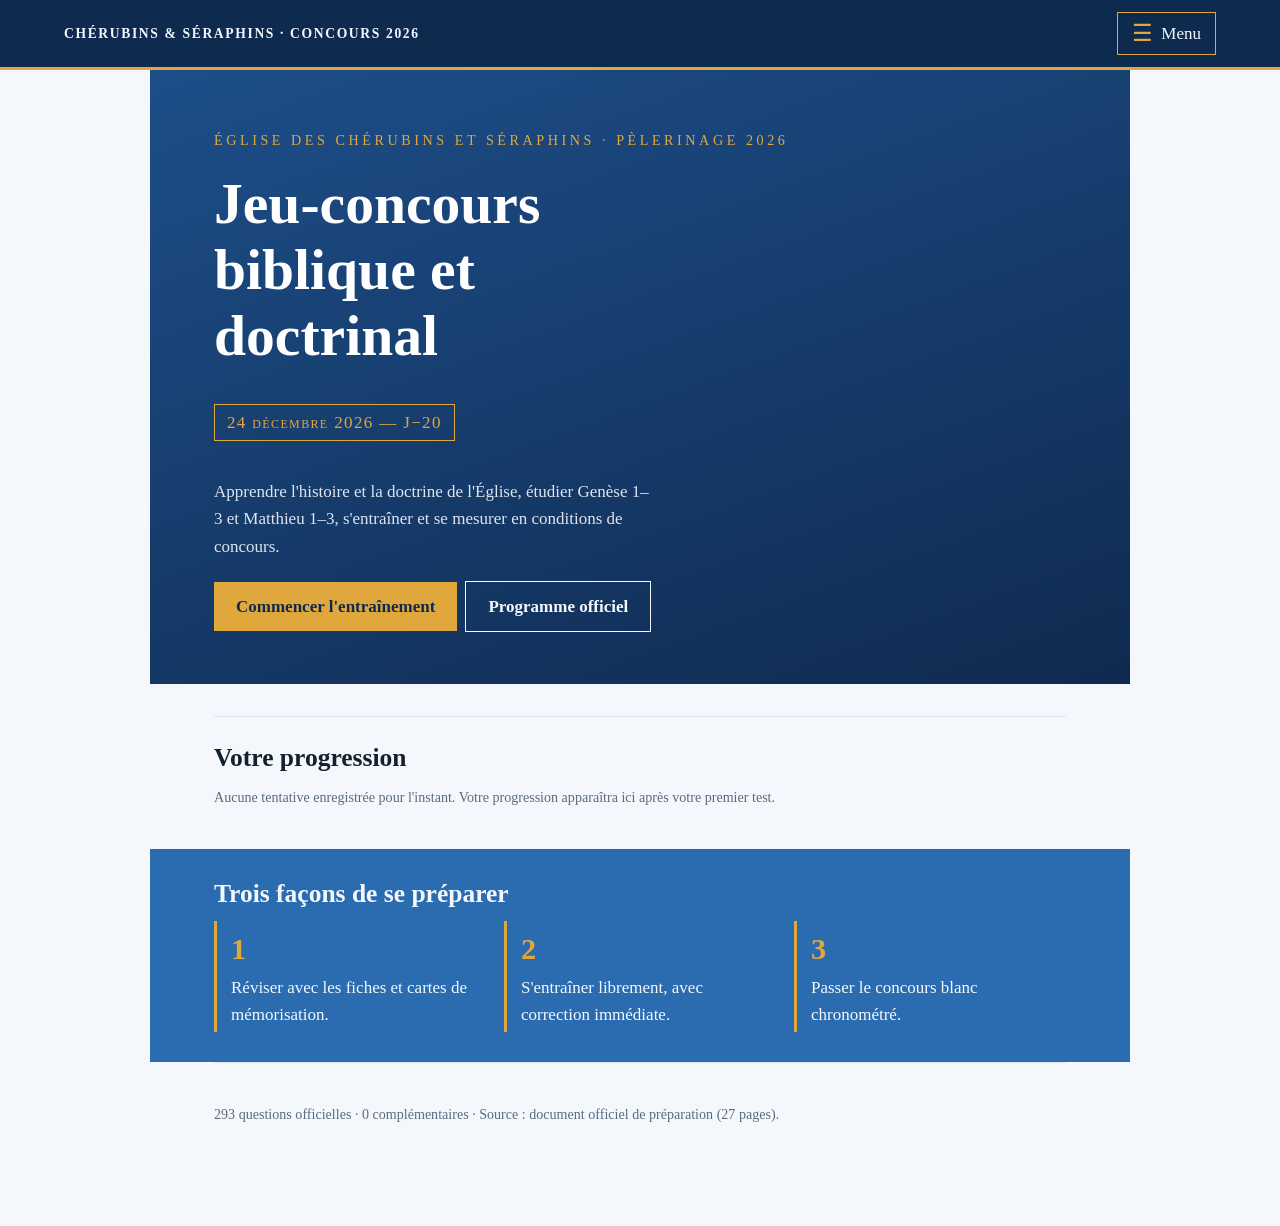
<file: cs26/index.html>
<!doctype html><html lang="fr"><head><meta charset="utf-8"><meta name="viewport" content="width=device-width,initial-scale=1">
<title>Accueil — Jeu-concours biblique et doctrinal 2026</title><link rel="stylesheet" href="css/style.css"></head>
<body data-page="accueil"><header class="top"><a class="brand" href="index.html">Chérubins &amp; Séraphins · Concours 2026</a>
<button id="menuBtn" class="burger" type="button" aria-expanded="false" aria-controls="menuPanel" aria-label="Menu"><span class="ic" aria-hidden="true">☰</span><span>Menu</span></button>
<nav id="menuPanel" aria-label="Navigation principale" hidden></nav></header>
<main><section class="pg" id="accueil" aria-label="Accueil"></section></main>
<script src="js/data.js"></script><script src="js/engine.js"></script><script src="js/app.js"></script></body></html>
</file>
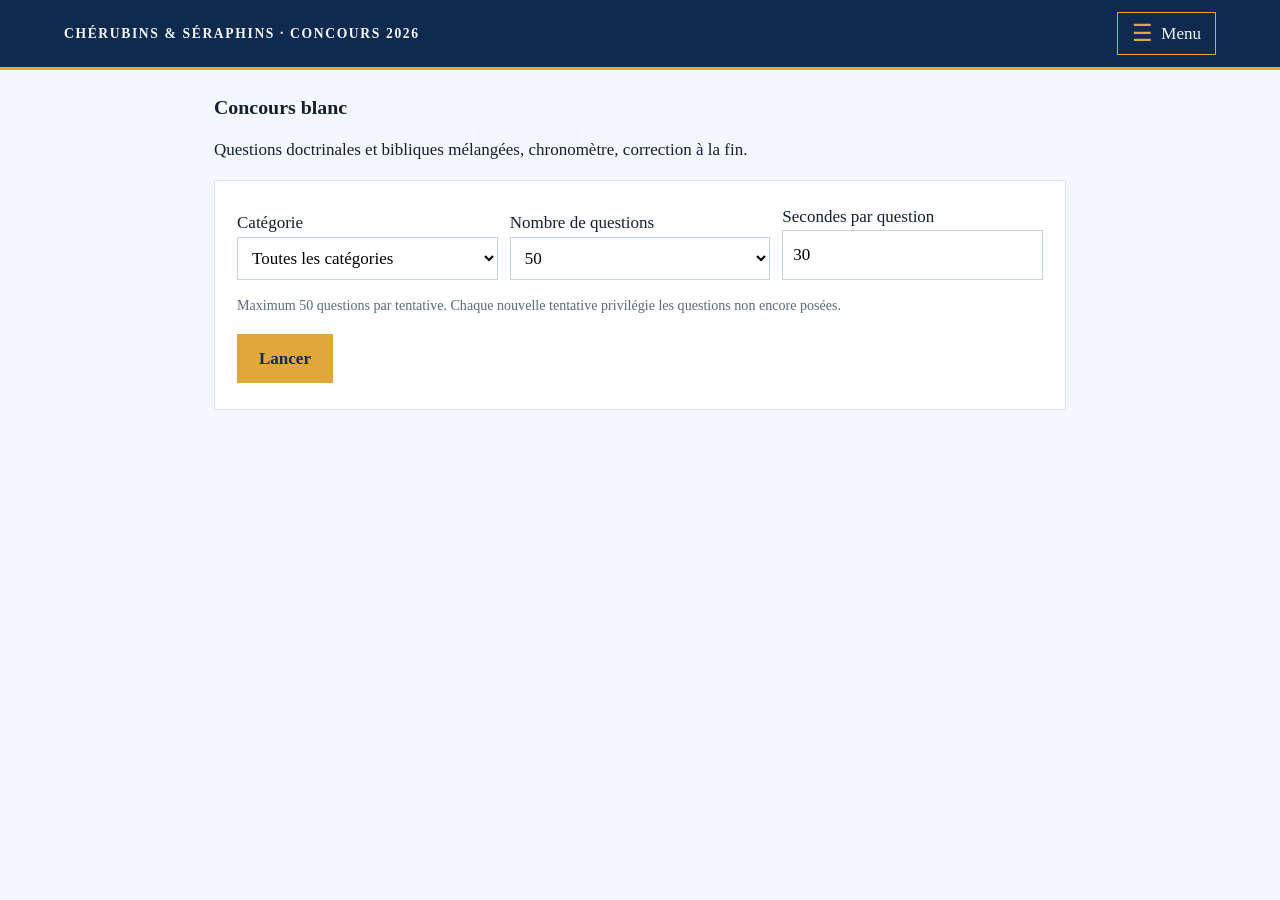
<file: cs26/concours.html>
<!doctype html><html lang="fr"><head><meta charset="utf-8"><meta name="viewport" content="width=device-width,initial-scale=1">
<title>Concours blanc — Jeu-concours biblique et doctrinal 2026</title><link rel="stylesheet" href="css/style.css"></head>
<body data-page="concours"><header class="top"><a class="brand" href="index.html">Chérubins &amp; Séraphins · Concours 2026</a>
<button id="menuBtn" class="burger" type="button" aria-expanded="false" aria-controls="menuPanel" aria-label="Menu"><span class="ic" aria-hidden="true">☰</span><span>Menu</span></button>
<nav id="menuPanel" aria-label="Navigation principale" hidden></nav></header>
<main><section class="pg" id="concours" aria-label="Concours blanc"></section></main>
<script src="js/data.js"></script><script src="js/engine.js"></script><script src="js/app.js"></script></body></html>
</file>
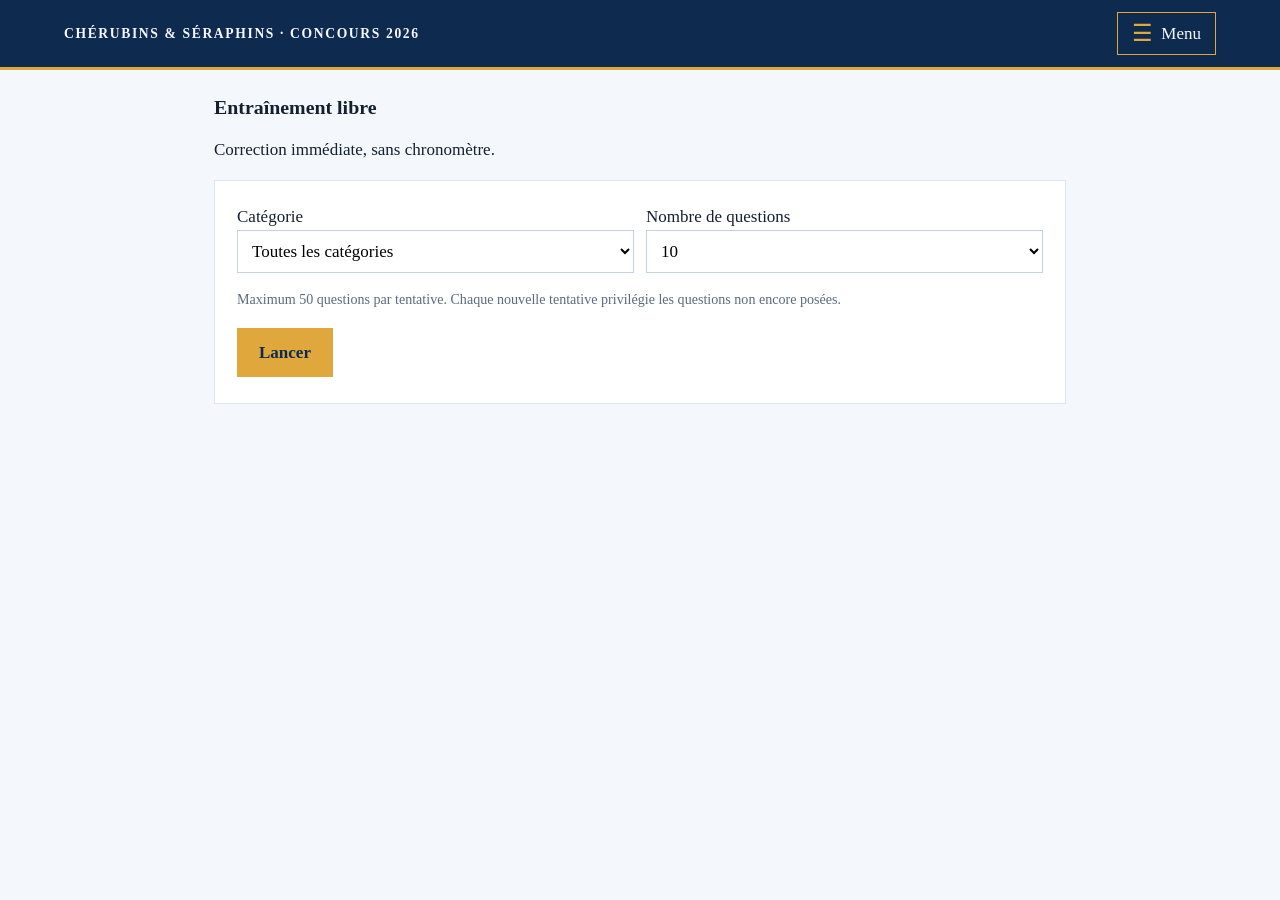
<file: cs26/entrainement.html>
<!doctype html><html lang="fr"><head><meta charset="utf-8"><meta name="viewport" content="width=device-width,initial-scale=1">
<title>Entraînement — Jeu-concours biblique et doctrinal 2026</title><link rel="stylesheet" href="css/style.css"></head>
<body data-page="entrainement"><header class="top"><a class="brand" href="index.html">Chérubins &amp; Séraphins · Concours 2026</a>
<button id="menuBtn" class="burger" type="button" aria-expanded="false" aria-controls="menuPanel" aria-label="Menu"><span class="ic" aria-hidden="true">☰</span><span>Menu</span></button>
<nav id="menuPanel" aria-label="Navigation principale" hidden></nav></header>
<main><section class="pg" id="entrainement" aria-label="Entraînement"></section></main>
<script src="js/data.js"></script><script src="js/engine.js"></script><script src="js/app.js"></script></body></html>
</file>
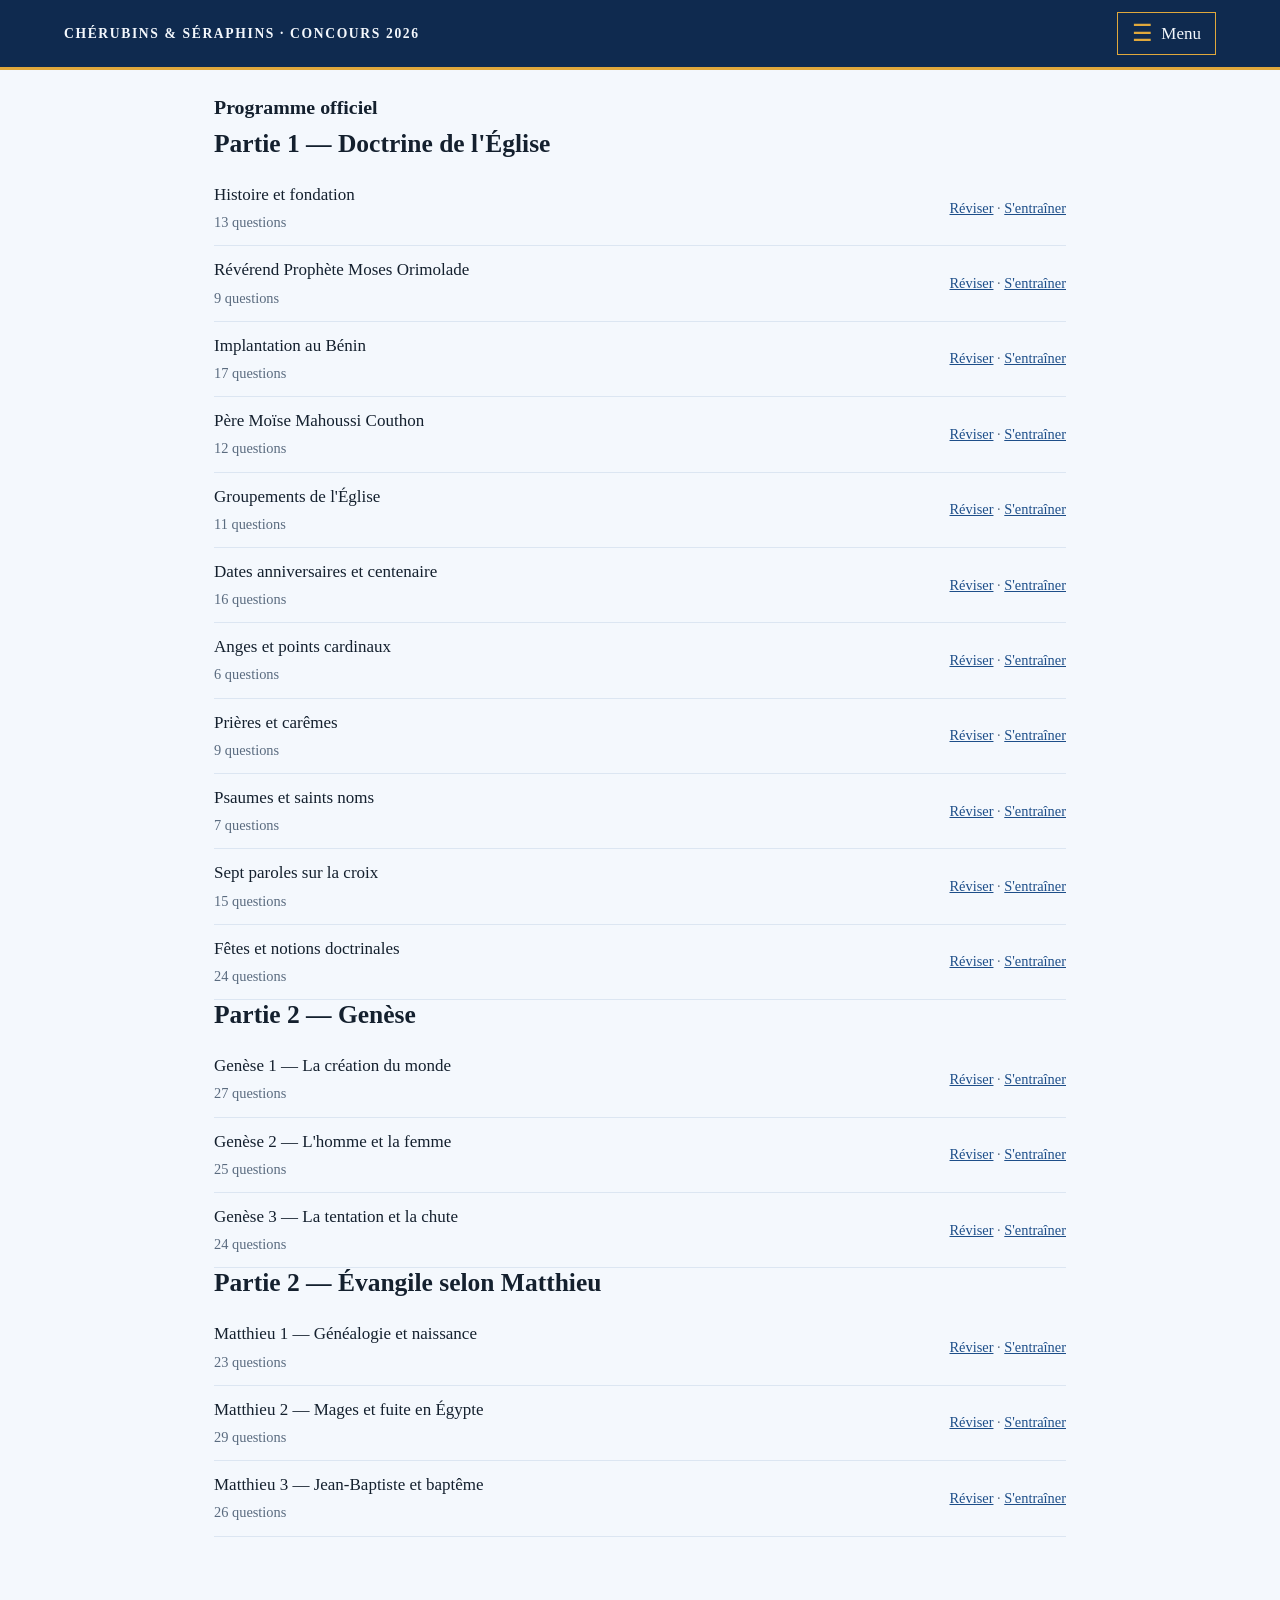
<file: cs26/programme.html>
<!doctype html><html lang="fr"><head><meta charset="utf-8"><meta name="viewport" content="width=device-width,initial-scale=1">
<title>Programme — Jeu-concours biblique et doctrinal 2026</title><link rel="stylesheet" href="css/style.css"></head>
<body data-page="programme"><header class="top"><a class="brand" href="index.html">Chérubins &amp; Séraphins · Concours 2026</a>
<button id="menuBtn" class="burger" type="button" aria-expanded="false" aria-controls="menuPanel" aria-label="Menu"><span class="ic" aria-hidden="true">☰</span><span>Menu</span></button>
<nav id="menuPanel" aria-label="Navigation principale" hidden></nav></header>
<main><section class="pg" id="programme" aria-label="Programme"></section></main>
<script src="js/data.js"></script><script src="js/engine.js"></script><script src="js/app.js"></script></body></html>
</file>
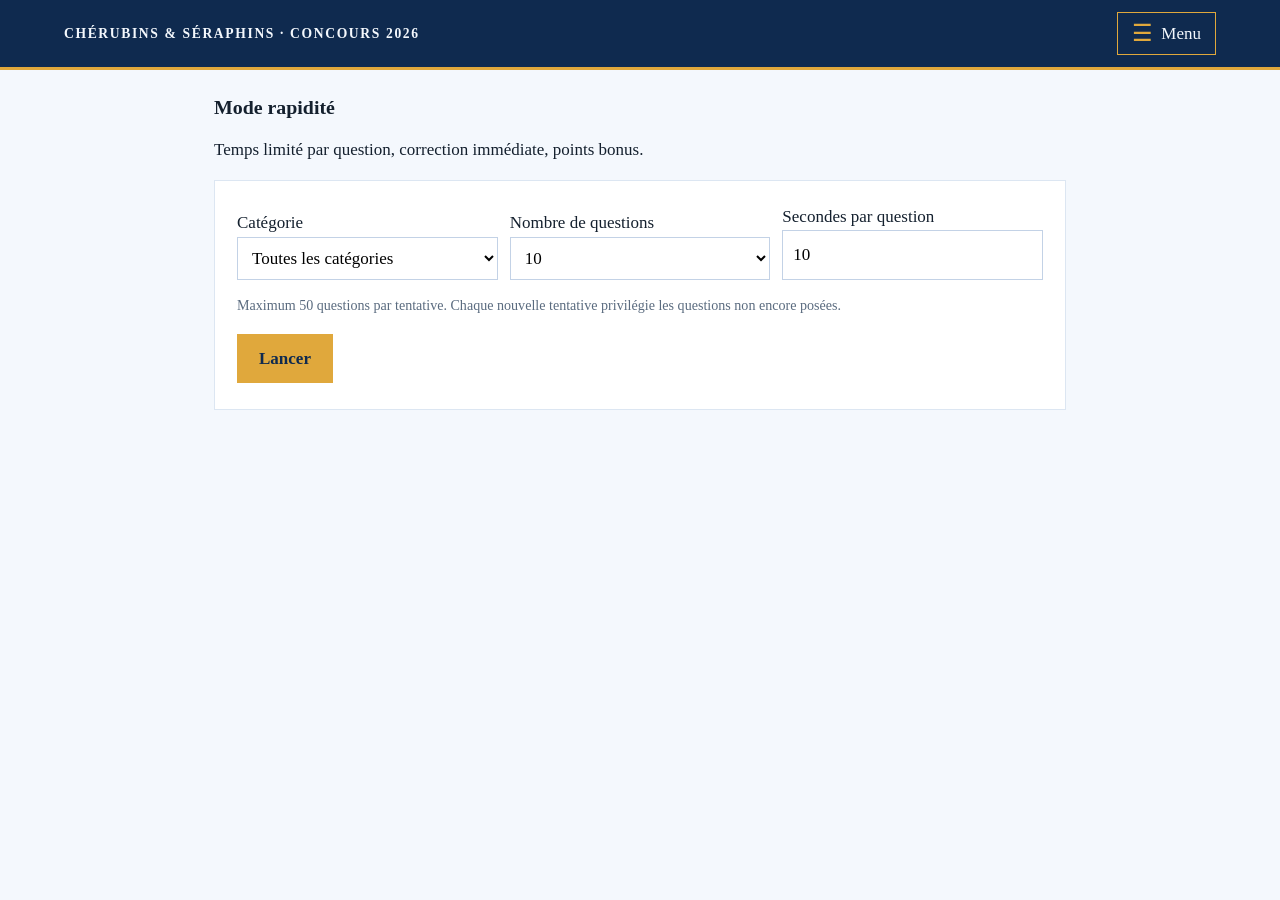
<file: cs26/rapidite.html>
<!doctype html><html lang="fr"><head><meta charset="utf-8"><meta name="viewport" content="width=device-width,initial-scale=1">
<title>Rapidité — Jeu-concours biblique et doctrinal 2026</title><link rel="stylesheet" href="css/style.css"></head>
<body data-page="rapidite"><header class="top"><a class="brand" href="index.html">Chérubins &amp; Séraphins · Concours 2026</a>
<button id="menuBtn" class="burger" type="button" aria-expanded="false" aria-controls="menuPanel" aria-label="Menu"><span class="ic" aria-hidden="true">☰</span><span>Menu</span></button>
<nav id="menuPanel" aria-label="Navigation principale" hidden></nav></header>
<main><section class="pg" id="rapidite" aria-label="Rapidité"></section></main>
<script src="js/data.js"></script><script src="js/engine.js"></script><script src="js/app.js"></script></body></html>
</file>
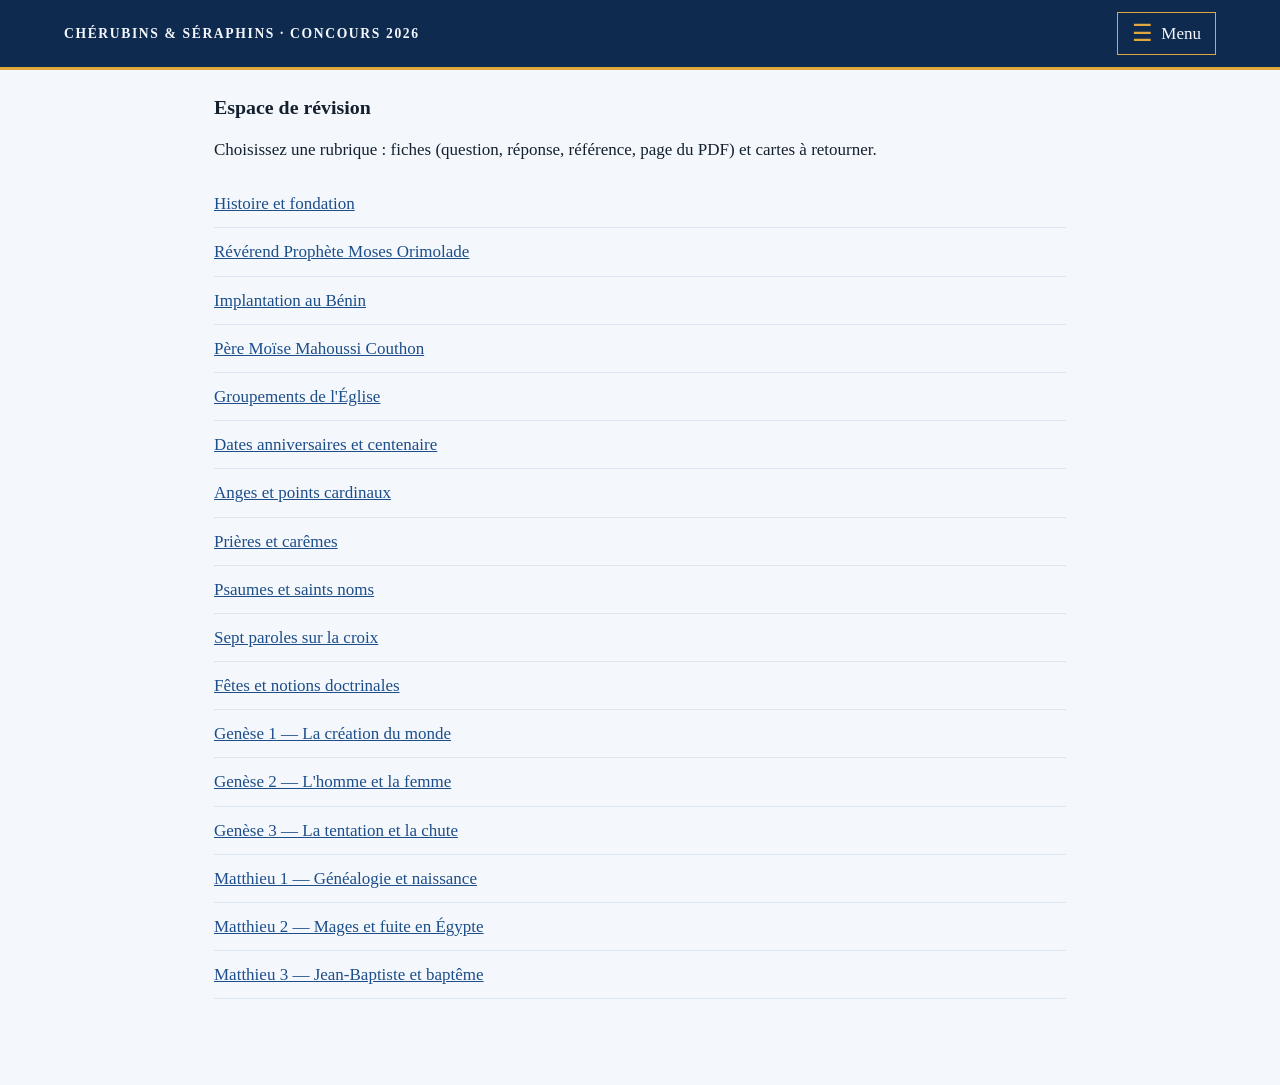
<file: cs26/revision.html>
<!doctype html><html lang="fr"><head><meta charset="utf-8"><meta name="viewport" content="width=device-width,initial-scale=1">
<title>Révision — Jeu-concours biblique et doctrinal 2026</title><link rel="stylesheet" href="css/style.css"></head>
<body data-page="revision"><header class="top"><a class="brand" href="index.html">Chérubins &amp; Séraphins · Concours 2026</a>
<button id="menuBtn" class="burger" type="button" aria-expanded="false" aria-controls="menuPanel" aria-label="Menu"><span class="ic" aria-hidden="true">☰</span><span>Menu</span></button>
<nav id="menuPanel" aria-label="Navigation principale" hidden></nav></header>
<main><section class="pg" id="revision" aria-label="Révision"></section></main>
<script src="js/data.js"></script><script src="js/engine.js"></script><script src="js/app.js"></script></body></html>
</file>
<file: cs26/css/style.css>
/* Palette bleu / blanc clair (les noms de variables sont conservés pour ne rien casser) : --iv blanc bleuté, --bo bleu principal, --bo2 bleu nuit, --fo bleu moyen, --go ambre discret */
:root{--iv:#f4f8fd;--iv2:#dce6f2;--bo:#1d4e89;--bo2:#0f2a4f;--fo:#2b6cb0;--go:#e0a83c;--ink:#14202e;--mut:#5a6b7f;--navh:64px}
*{box-sizing:border-box}body{margin:0;background:var(--iv);color:var(--ink);font:17px/1.6 Georgia,"Times New Roman",serif}
h1,h2,h3{font-family:"Palatino Linotype",Palatino,Georgia,serif;line-height:1.15;margin:0 0 .5em}
a{color:var(--bo)}header.top{position:sticky;top:0;z-index:50;background:var(--bo2);color:var(--iv);display:flex;flex-wrap:wrap;align-items:center;justify-content:space-between;gap:8px;padding:12px 5vw;border-bottom:3px solid var(--go)}

main{max-width:980px;margin:0 auto;padding:0 5vw 60px}
.hero{background:linear-gradient(160deg,var(--bo) 0%,var(--bo2) 100%);color:var(--iv);margin:0 -5vw 32px;padding:56px 5vw 48px}
.hero small{letter-spacing:.25em;text-transform:uppercase;color:var(--go)}.hero h1{font-size:clamp(2rem,6vw,3.6rem);max-width:15ch;margin-top:.3em}
.hero p{max-width:52ch;opacity:.9}.date{display:inline-block;border:1px solid var(--go);color:var(--go);padding:4px 12px;margin:6px 0 20px;font-variant:small-caps;letter-spacing:.08em}
.btn{display:inline-block;background:var(--go);color:var(--bo2);border:0;padding:11px 22px;font:inherit;font-weight:bold;cursor:pointer;text-decoration:none;margin:4px 8px 4px 0}
.btn.alt{background:transparent;color:inherit;border:1px solid currentColor}.btn.fo{background:var(--fo);color:var(--iv)}.btn:disabled{opacity:.4}
section.band{padding:26px 0;border-top:1px solid var(--iv2)}.band.dark{background:var(--fo);color:var(--iv);margin:0 -5vw;padding:30px 5vw;border:0}
.grid{display:grid;grid-template-columns:repeat(auto-fit,minmax(220px,1fr));gap:18px}.cell{border-left:3px solid var(--go);padding:4px 0 4px 14px}.cell b{font-size:1.9rem;color:var(--bo);display:block}.dark .cell b{color:var(--go)}
.cat{display:flex;justify-content:space-between;gap:8px;align-items:center;padding:10px 0;border-bottom:1px solid var(--iv2)}.cat span{color:var(--mut);font-size:.9rem}
.card{background:#ffffff;border:1px solid var(--iv2);padding:22px;margin:16px 0}.q{font-size:1.3rem;font-family:Palatino,Georgia,serif}
.opt{display:block;width:100%;text-align:left;background:#fff;border:1px solid #c3d2e6;padding:12px 14px;margin:8px 0;font:inherit;cursor:pointer}.opt:hover:not(:disabled){border-color:var(--bo)}
.opt.ok{background:#dcebdd;border-color:#2f855a}.opt.ko{background:#f6dcd8;border-color:#b3402e}
input[type=text],input,select,textarea{font:inherit;padding:10px;border:1px solid #c3d2e6;background:#fff;width:100%;max-width:100%}
.bar{height:6px;background:var(--iv2)}.bar i{display:block;height:100%;background:var(--bo)}.timer{height:5px;background:var(--iv2);margin:6px 0}.timer i{display:block;height:100%;background:var(--go)}
.fb{border-left:4px solid var(--fo);padding:8px 14px;margin-top:14px;background:var(--iv)}.fb.ko{border-color:#b3402e}.meta{color:var(--mut);font-size:.88rem}
.tag{font-size:.72rem;border:1px solid var(--go);padding:1px 6px;margin-right:6px;color:var(--bo);text-transform:uppercase;letter-spacing:.05em}
.flip{cursor:pointer;min-height:130px;display:flex;flex-direction:column;justify-content:center}.row{display:flex;flex-wrap:wrap;gap:12px;align-items:end}.row>*{flex:1 1 180px}
@media(max-width:600px){body{font-size:16px}}

.pg>.band:first-child{border-top:0}
.hero{margin-top:0}.hero h1{color:#fff}

/* Menu ☰ */
.brand{color:var(--iv);text-decoration:none;font-weight:bold;letter-spacing:.12em;text-transform:uppercase;font-size:.85rem}
.burger{display:flex;align-items:center;gap:8px;background:transparent;color:var(--iv);border:1px solid var(--go);padding:7px 14px;font:inherit;cursor:pointer}
.burger .ic{font-size:1.45rem;line-height:1;color:var(--go)}.burger:hover,.burger:focus-visible{background:var(--bo)}
#menuPanel{position:absolute;top:100%;right:0;width:min(320px,100%);display:flex;flex-direction:column;background:var(--bo2);border-top:1px solid var(--go);box-shadow:0 14px 28px rgba(0,0,0,.28)}
#menuPanel[hidden]{display:none}
#menuPanel a{color:var(--iv);text-decoration:none;padding:15px 5vw;border-bottom:1px solid rgba(255,255,255,.12);border-left:4px solid transparent}
#menuPanel a:hover{background:var(--bo)}#menuPanel a[aria-current]{border-left-color:var(--go);font-weight:bold}
@media(max-width:600px){#menuPanel{width:100%}}
</file>
